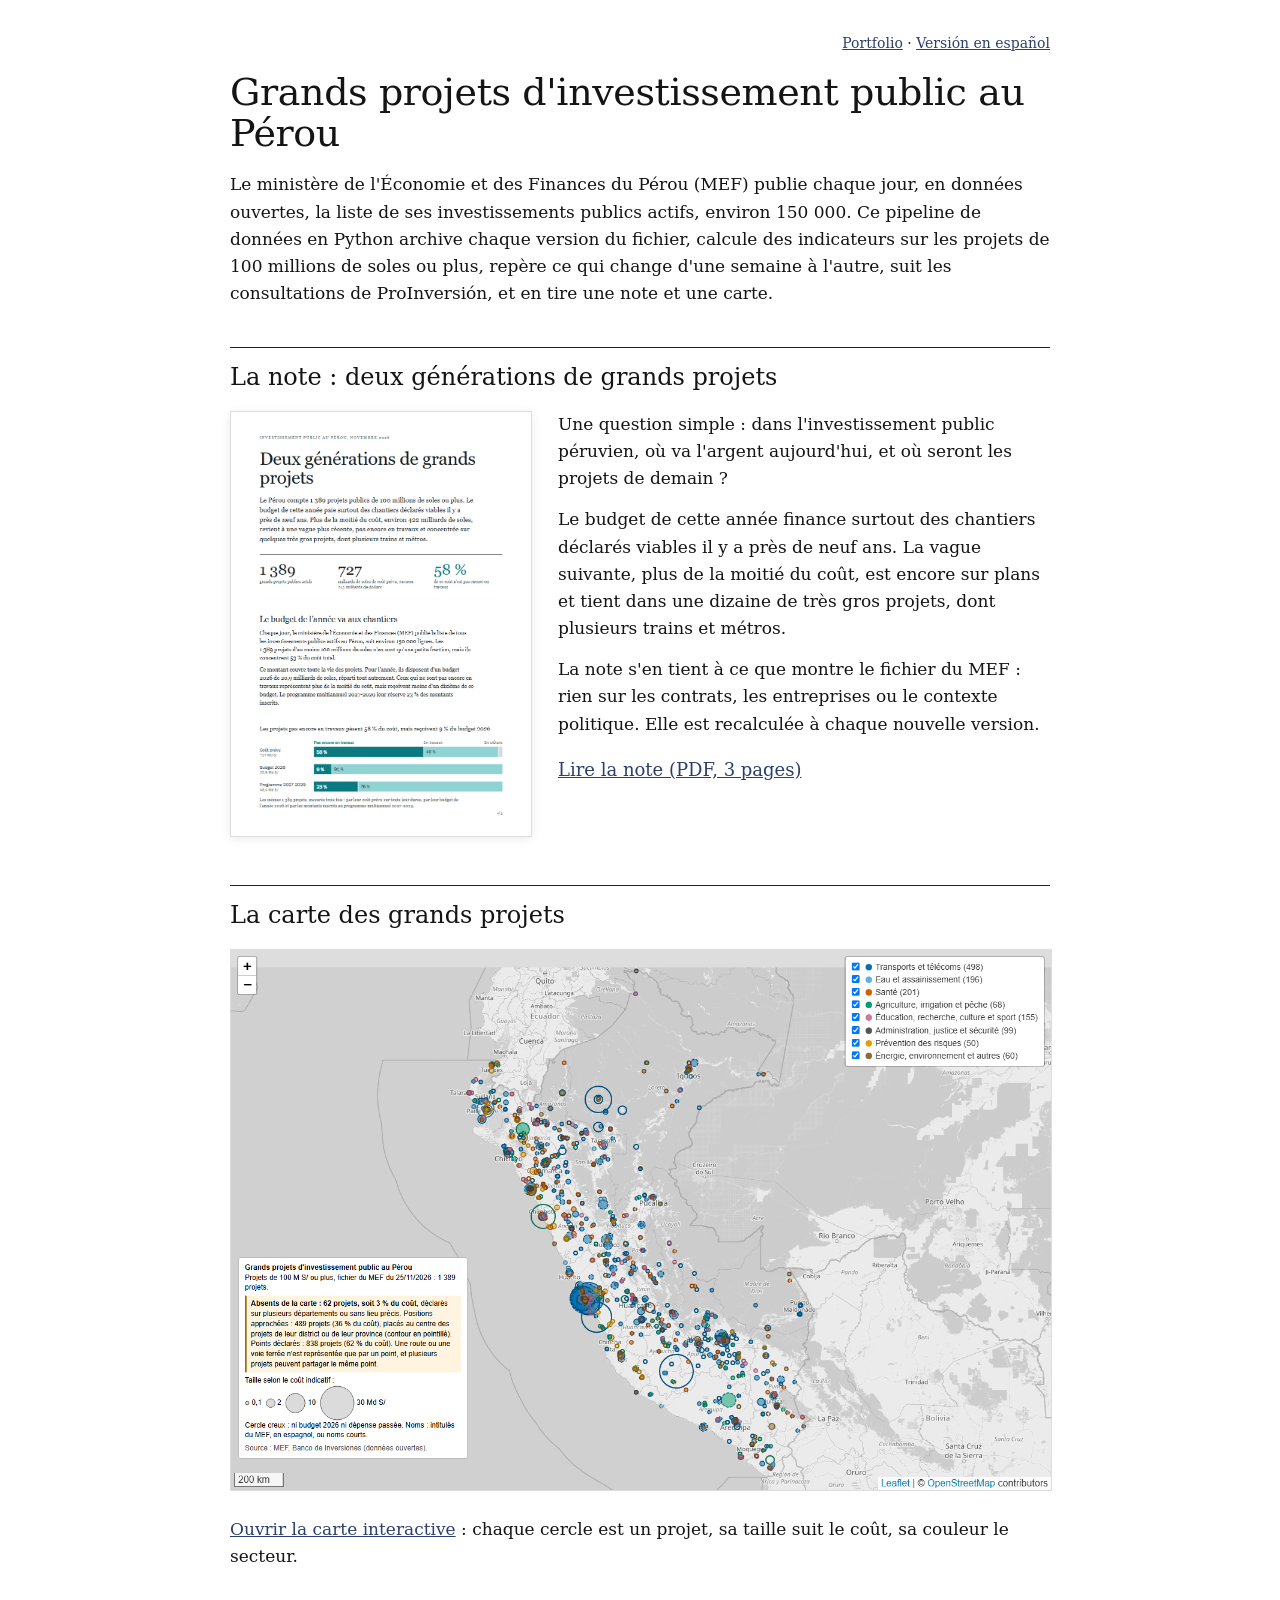
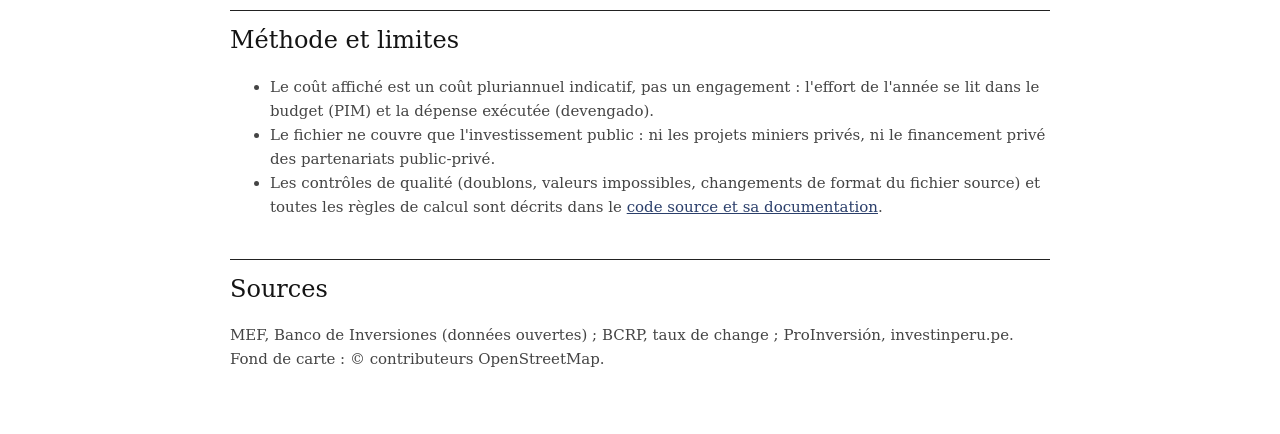
<file: docs/index.html>
<!DOCTYPE html>
<html lang="fr">
<head>
<meta charset="utf-8">
<meta name="viewport" content="width=device-width, initial-scale=1">
<title>Grands projets d'investissement public au Pérou</title>
<link rel="alternate" hreflang="fr" href="index.html">
<link rel="alternate" hreflang="es" href="es.html">
<style>
  body { font: 17px/1.6 Georgia, "DejaVu Serif", "Times New Roman", serif; color: #141414; background: #fff;
         max-width: 820px; margin: 0 auto; padding: 32px 16px 48px; }
  .langues { font-size: 14px; text-align: right; margin: 0 0 18px; }
  h1 { font-size: 38px; line-height: 1.08; font-weight: normal; margin: 0 0 14px; letter-spacing: -0.01em; }
  h2 { font-size: 24px; font-weight: normal; margin: 40px 0 14px; padding-top: 10px; border-top: 1px solid #222; }
  a { color: #2b3f6b; }
  .note-bloc { display: grid; grid-template-columns: 300px 1fr; gap: 28px; align-items: start; }
  .note-bloc img { width: 100%; border: 1px solid #ddd; box-shadow: 0 2px 10px rgba(0,0,0,0.08); }
  .but { margin: 0 0 14px; }
  .lien { font-size: 18px; margin-top: 18px; }
  .carte img { width: 100%; border: 1px solid #ddd; }
  .petit { font-size: 15px; color: #444; }
  @media (max-width: 640px) { .note-bloc { grid-template-columns: 1fr; } h1 { font-size: 30px; } }
</style>
</head>
<body>
<p class="langues"><a href="https://stanislas-sassolas.github.io/">Portfolio</a> · <a href="es.html" hreflang="es" lang="es">Versión en español</a></p>
<h1>Grands projets d'investissement public au Pérou</h1>

<p>Le ministère de l'Économie et des Finances du Pérou (MEF) publie chaque jour, en données ouvertes, la liste de ses
investissements publics actifs, environ 150 000. Ce pipeline de données en Python archive chaque version du fichier,
calcule des indicateurs sur les projets de 100 millions de soles ou plus, repère ce qui change d'une semaine à
l'autre, suit les consultations de ProInversión, et en tire une note et une carte.</p>

<h2>La note : deux générations de grands projets</h2>
<div class="note-bloc">
  <a href="note.pdf"><img src="images/note.png" alt="Première page de la note"></a>
  <div>
    <p class="but">Une question simple : dans l'investissement public péruvien, où va l'argent aujourd'hui, et où
    seront les projets de demain ?</p>
    <p class="but">Le budget de cette année finance surtout des chantiers déclarés viables il y a près de neuf ans. La
    vague suivante, plus de la moitié du coût, est encore sur plans et tient dans une dizaine de très gros projets,
    dont plusieurs trains et métros.</p>
    <p class="but">La note s'en tient à ce que montre le fichier du MEF : rien sur les contrats, les entreprises ou le
    contexte politique. Elle est recalculée à chaque nouvelle version.</p>
    <p class="lien"><a href="note.pdf">Lire la note (PDF, 3 pages)</a></p>
  </div>
</div>

<h2>La carte des grands projets</h2>
<div class="carte"><a href="carte.html"><img src="images/carte.png" alt="Carte des grands projets"></a></div>
<p><a href="carte.html">Ouvrir la carte interactive</a> : chaque cercle est un projet, sa taille suit le coût, sa
couleur le secteur.</p>


<h2>Méthode et limites</h2>
<ul class="petit">
  <li>Le coût affiché est un coût pluriannuel indicatif, pas un engagement : l'effort de l'année se lit dans le budget
  (PIM) et la dépense exécutée (devengado).</li>
  <li>Le fichier ne couvre que l'investissement public : ni les projets miniers privés, ni le financement privé des
  partenariats public-privé.</li>
  <li>Les contrôles de qualité (doublons, valeurs impossibles, changements de format du fichier source) et toutes les
  règles de calcul sont décrits dans le <a href="https://github.com/stanislas-sassolas/pipeline-inversiones-peru">code source et sa documentation</a>.</li>
</ul>

<h2>Sources</h2>
<p class="petit">MEF, Banco de Inversiones (données ouvertes) ; BCRP, taux de change ; ProInversión, investinperu.pe.
Fond de carte : © contributeurs OpenStreetMap.</p>
</body>
</html>
</file>
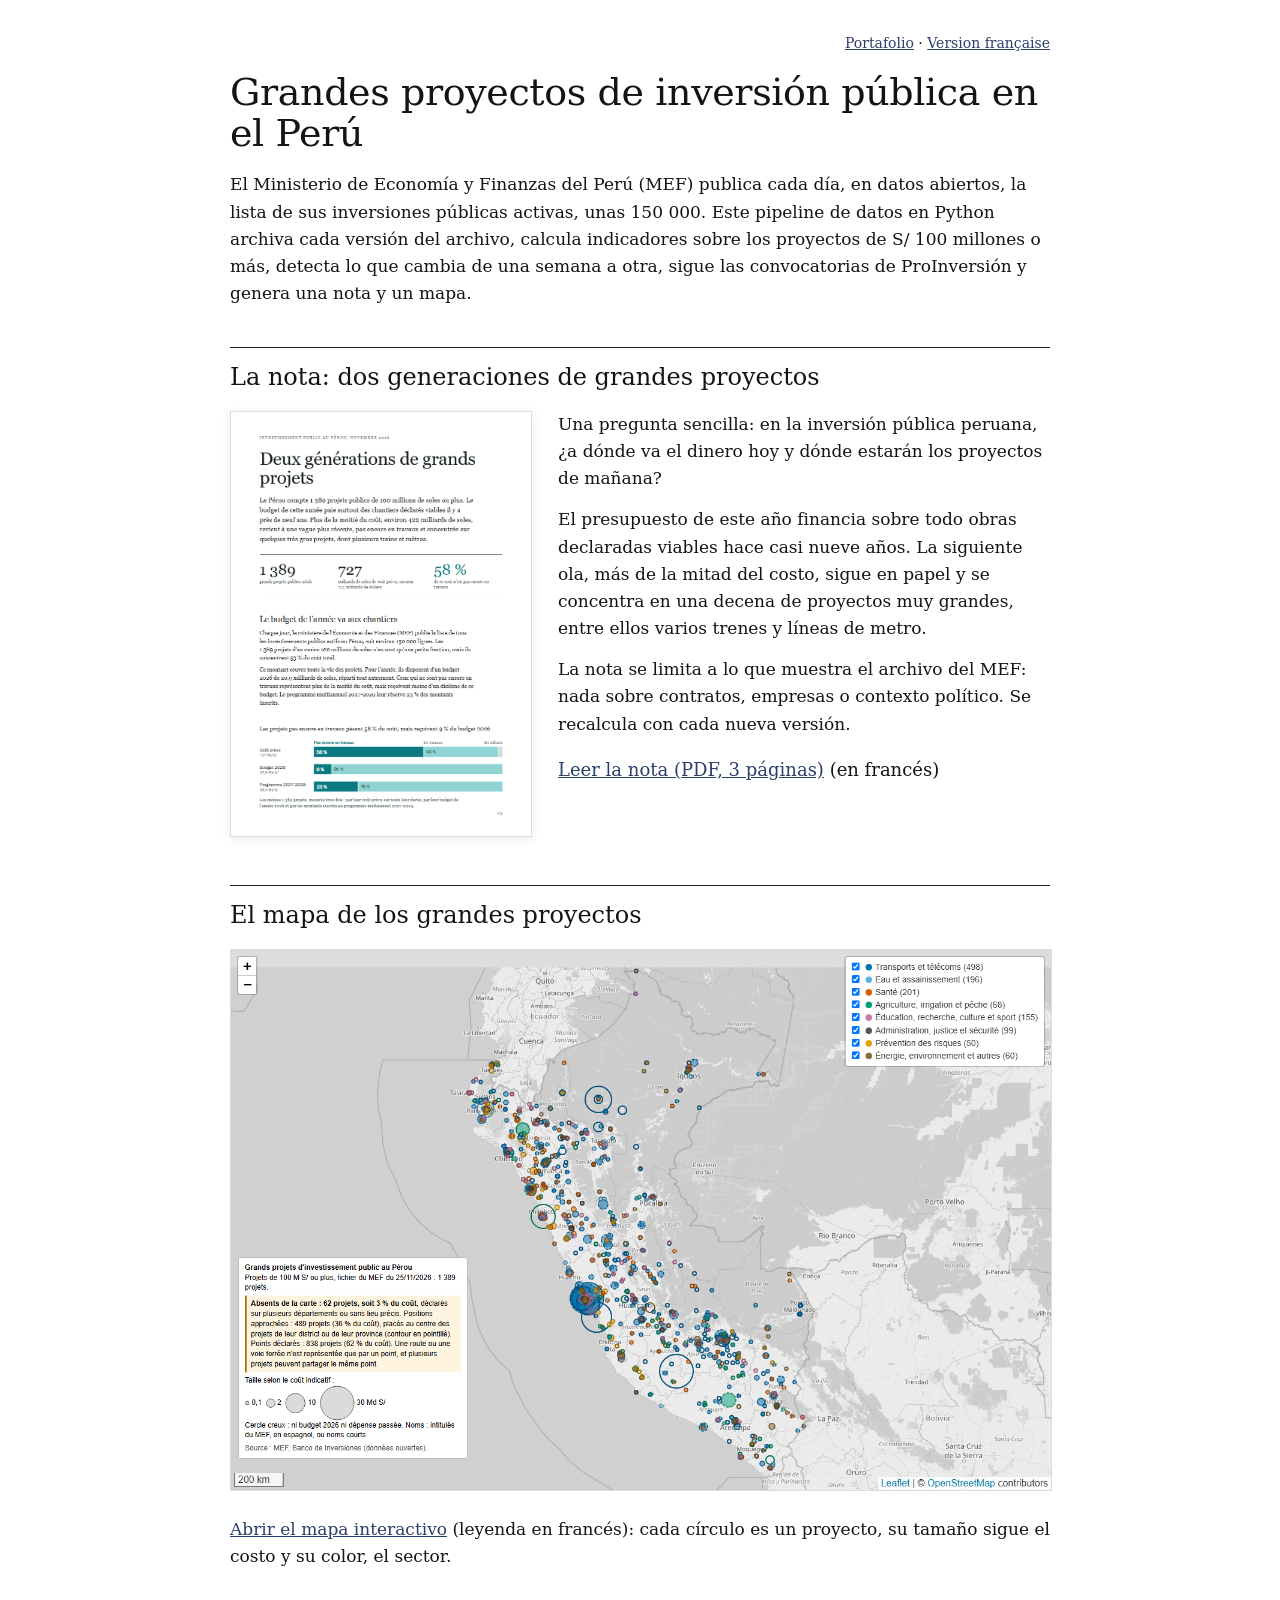
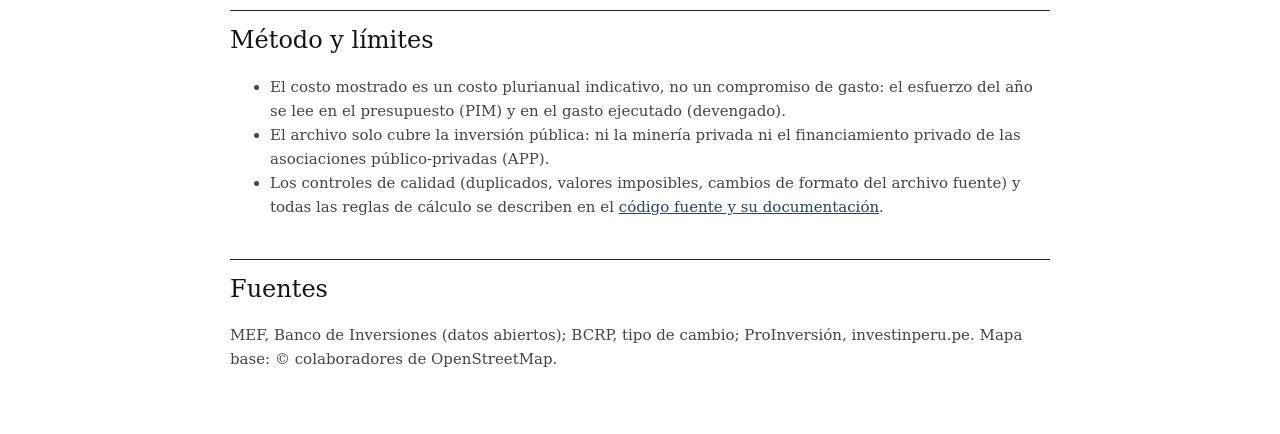
<file: docs/es.html>
<!DOCTYPE html>
<html lang="es">
<head>
<meta charset="utf-8">
<meta name="viewport" content="width=device-width, initial-scale=1">
<title>Grandes proyectos de inversión pública en el Perú</title>
<link rel="alternate" hreflang="fr" href="index.html">
<link rel="alternate" hreflang="es" href="es.html">
<style>
  body { font: 17px/1.6 Georgia, "DejaVu Serif", "Times New Roman", serif; color: #141414; background: #fff;
         max-width: 820px; margin: 0 auto; padding: 32px 16px 48px; }
  .langues { font-size: 14px; text-align: right; margin: 0 0 18px; }
  h1 { font-size: 38px; line-height: 1.08; font-weight: normal; margin: 0 0 14px; letter-spacing: -0.01em; }
  h2 { font-size: 24px; font-weight: normal; margin: 40px 0 14px; padding-top: 10px; border-top: 1px solid #222; }
  a { color: #2b3f6b; }
  .note-bloc { display: grid; grid-template-columns: 300px 1fr; gap: 28px; align-items: start; }
  .note-bloc img { width: 100%; border: 1px solid #ddd; box-shadow: 0 2px 10px rgba(0,0,0,0.08); }
  .but { margin: 0 0 14px; }
  .lien { font-size: 18px; margin-top: 18px; }
  .carte img { width: 100%; border: 1px solid #ddd; }
  .petit { font-size: 15px; color: #444; }
  @media (max-width: 640px) { .note-bloc { grid-template-columns: 1fr; } h1 { font-size: 30px; } }
</style>
</head>
<body>
<p class="langues"><a href="https://stanislas-sassolas.github.io/?lang=es">Portafolio</a> · <a href="index.html" hreflang="fr" lang="fr">Version française</a></p>
<h1>Grandes proyectos de inversión pública en el Perú</h1>

<p>El Ministerio de Economía y Finanzas del Perú (MEF) publica cada día, en datos abiertos, la lista de sus
inversiones públicas activas, unas 150 000. Este pipeline de datos en Python archiva cada versión del archivo,
calcula indicadores sobre los proyectos de S/ 100 millones o más, detecta lo que cambia de una semana a otra,
sigue las convocatorias de ProInversión y genera una nota y un mapa.</p>

<h2>La nota: dos generaciones de grandes proyectos</h2>
<div class="note-bloc">
  <a href="note.pdf"><img src="images/note.png" alt="Primera página de la nota (en francés)"></a>
  <div>
    <p class="but">Una pregunta sencilla: en la inversión pública peruana, ¿a dónde va el dinero hoy y dónde estarán
    los proyectos de mañana?</p>
    <p class="but">El presupuesto de este año financia sobre todo obras declaradas viables hace casi nueve años. La
    siguiente ola, más de la mitad del costo, sigue en papel y se concentra en una decena de proyectos muy grandes,
    entre ellos varios trenes y líneas de metro.</p>
    <p class="but">La nota se limita a lo que muestra el archivo del MEF: nada sobre contratos, empresas o contexto
    político. Se recalcula con cada nueva versión.</p>
    <p class="lien"><a href="note.pdf">Leer la nota (PDF, 3 páginas)</a> (en francés)</p>
  </div>
</div>

<h2>El mapa de los grandes proyectos</h2>
<div class="carte"><a href="carte.html"><img src="images/carte.png" alt="Mapa de los grandes proyectos"></a></div>
<p><a href="carte.html">Abrir el mapa interactivo</a> (leyenda en francés): cada círculo es un proyecto, su tamaño
sigue el costo y su color, el sector.</p>


<h2>Método y límites</h2>
<ul class="petit">
  <li>El costo mostrado es un costo plurianual indicativo, no un compromiso de gasto: el esfuerzo del año se lee en
  el presupuesto (PIM) y en el gasto ejecutado (devengado).</li>
  <li>El archivo solo cubre la inversión pública: ni la minería privada ni el financiamiento privado de las
  asociaciones público-privadas (APP).</li>
  <li>Los controles de calidad (duplicados, valores imposibles, cambios de formato del archivo fuente) y todas las
  reglas de cálculo se describen en el <a href="https://github.com/stanislas-sassolas/pipeline-inversiones-peru/blob/main/README.es.md">código fuente y su documentación</a>.</li>
</ul>

<h2>Fuentes</h2>
<p class="petit">MEF, Banco de Inversiones (datos abiertos); BCRP, tipo de cambio; ProInversión, investinperu.pe.
Mapa base: © colaboradores de OpenStreetMap.</p>
</body>
</html>
</file>
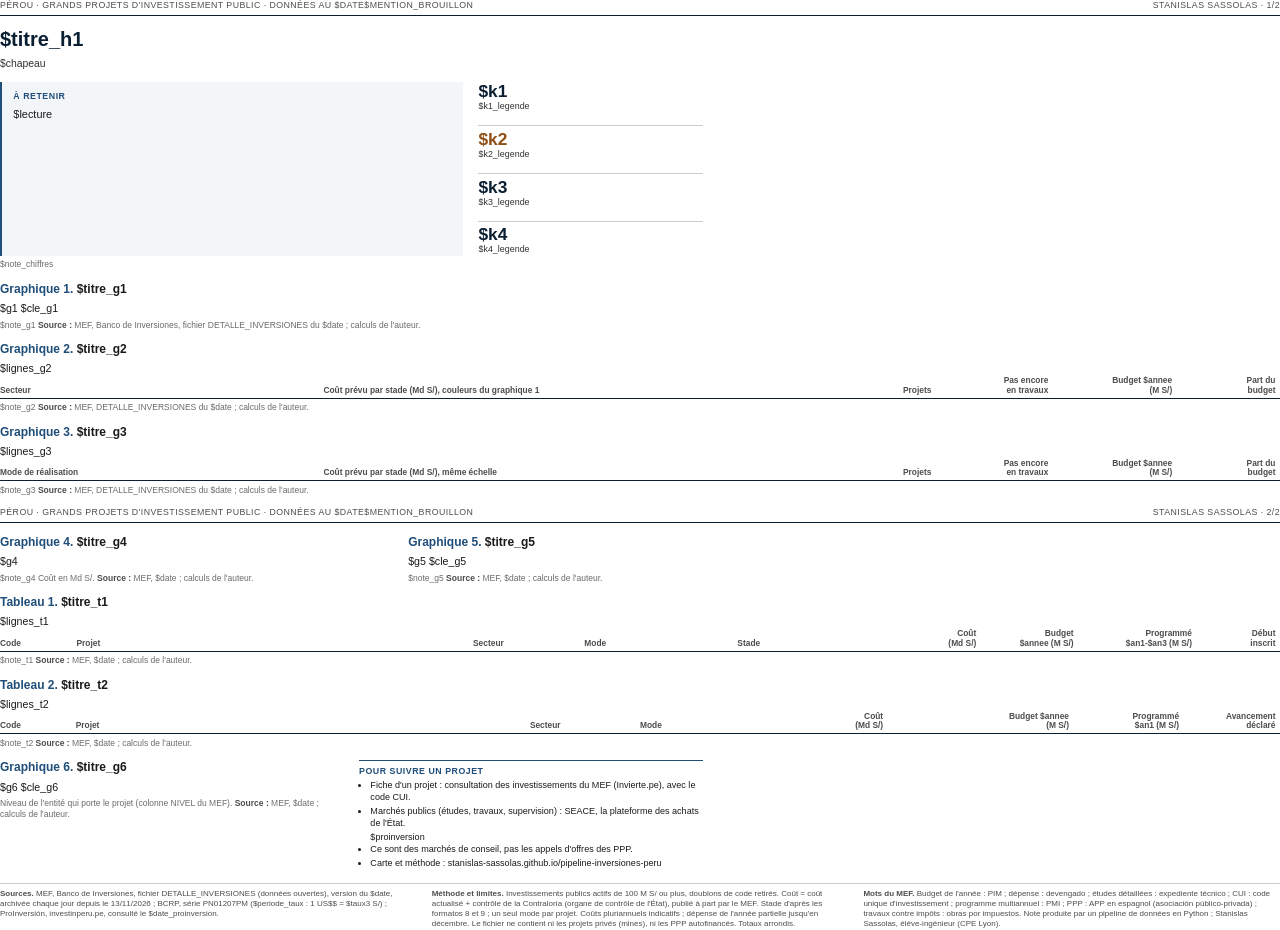
<file: fiche/modele.html>
<!DOCTYPE html>
<html lang="fr">
<head>
<meta charset="utf-8">
<title>Pérou, grands projets d'investissement public, $mois</title>
<style>
  @page { size: A4; margin: 12mm; }
  * { box-sizing: border-box; }
  html { -webkit-print-color-adjust: exact; print-color-adjust: exact; }
  body { font-family: Arial, "Liberation Sans", Helvetica, sans-serif; font-size: 8pt; line-height: 1.3; color: #1A1A1A; margin: 0; }
  .page { break-after: page; }
  .page:last-child { break-after: auto; }
  .bloc { break-inside: avoid; margin-bottom: 3mm; }

  /* En-tête courant */
  .entete { display: flex; justify-content: space-between; font-size: 6.6pt; letter-spacing: 0.05em; text-transform: uppercase;
            color: #4D4D4D; border-bottom: 0.75pt solid #0B1F33; padding-bottom: 1mm; margin-bottom: 3mm; }
  .entete .brouillon { color: #B00020; font-weight: bold; }

  h1 { font-size: 15pt; line-height: 1.17; color: #0B1F33; margin: 0 0 1.6mm; font-weight: bold; }
  .chapeau { font-size: 7.8pt; color: #333333; margin: 0 0 3mm; }

  /* Titres-messages */
  .titre { font-size: 9pt; font-weight: bold; line-height: 1.25; margin: 0 0 1.4mm; }
  .titre .num { color: #1F4E79; }
  .note { font-size: 6.4pt; line-height: 1.28; color: #6B6B6B; margin: 1mm 0 0; }
  .note b { color: #4D4D4D; }

  /* Synthèse : À retenir et chiffres clés */
  .synthese { display: grid; grid-template-columns: 122.6mm 59.4mm; column-gap: 4mm; }
  .retenir { background: #F3F6F9; border-left: 2pt solid #1F4E79; padding: 2.4mm 3mm; height: 46mm; overflow: hidden; font-size: 8.2pt; line-height: 1.34; }
  .retenir .etiquette { font-size: 6.6pt; letter-spacing: 0.06em; text-transform: uppercase; color: #1F4E79; font-weight: bold; margin-bottom: 1.2mm; }
  .retenir p { margin: 0 0 1.6mm; }
  .retenir p.vide { color: #6B6B6B; font-style: italic; }
  .chiffres { display: flex; flex-direction: column; justify-content: space-between; height: 46mm; }
  .chiffre { border-top: 0.5pt solid #CCCCCC; padding-top: 1mm; }
  .chiffre:first-child { border-top: none; padding-top: 0; }
  .chiffre .valeur { font-size: 13pt; font-weight: bold; color: #0B1F33; line-height: 1.1; }
  .chiffre .valeur.ocre { color: #8F4E14; }
  .chiffre .legende { font-size: 6.7pt; line-height: 1.25; color: #333333; }

  /* Légendes de couleurs */
  .cle { font-size: 6.6pt; color: #4D4D4D; margin: 0.6mm 0 0; }
  .cle-item { margin-right: 3.5mm; white-space: nowrap; }
  .carre { display: inline-block; vertical-align: -0.2mm; margin-right: 1mm; }

  /* Graphiques-tableaux (secteurs, modes) et tableaux de projets */
  table { border-collapse: collapse; width: 100%; table-layout: fixed; }
  th { font-size: 6.3pt; font-weight: bold; color: #4D4D4D; text-align: left; vertical-align: bottom;
       border-bottom: 0.75pt solid #0B1F33; padding: 0 1.2mm 0.6mm 0; line-height: 1.15; }
  td { padding: 0.3mm 1.2mm 0.3mm 0; border-bottom: 0.4pt solid #E6E6E6; vertical-align: middle; font-size: 6.9pt; line-height: 1.2; }
  th.n, td.n { text-align: right; white-space: nowrap; font-variant-numeric: tabular-nums; }
  td.ocre { color: #8F4E14; }
  td.code { color: #6B6B6B; font-size: 6.3pt; }
  td.passee { color: #8A8A8A; }
  .vide { visibility: hidden; }
  tr.fort td { font-weight: bold; }
  td .nom { display: block; font-weight: bold; }
  td .def { display: block; font-size: 6.1pt; color: #6B6B6B; font-weight: normal; }
  svg.graphique { display: block; overflow: visible; }
  .barre-ocre { display: inline-block; height: 1.6mm; background: #B5651D; margin-right: 1.2mm; vertical-align: 0.1mm; }

  .deux { display: grid; column-gap: 4mm; }
  .suivre { border-top: 0.75pt solid #1F4E79; padding-top: 1.2mm; font-size: 6.8pt; line-height: 1.3; }
  .suivre .etiquette { font-size: 6.6pt; letter-spacing: 0.06em; text-transform: uppercase; color: #1F4E79; font-weight: bold; margin-bottom: 0.8mm; }
  .suivre ul { margin: 0; padding-left: 3mm; }
  .suivre li { margin: 0 0 0.6mm; }
  .suivre li.sous { list-style: circle; margin-left: 3mm; }

  .pied { columns: 3; column-gap: 4mm; font-size: 6pt; line-height: 1.28; color: #4D4D4D; border-top: 0.5pt solid #CCCCCC; padding-top: 1.2mm; }
  .pied p { margin: 0 0 1mm; break-inside: avoid; }
</style>
</head>
<body>

<section class="page">
  <div class="entete"><span>Pérou · Grands projets d'investissement public · Données au $date$mention_brouillon</span><span>Stanislas Sassolas · 1/2</span></div>
  <h1>$titre_h1</h1>
  <p class="chapeau">$chapeau</p>

  <div class="bloc">
    <div class="synthese">
      <div class="retenir"><div class="etiquette">À retenir</div>$lecture</div>
      <div class="chiffres">
        <div class="chiffre"><div class="valeur">$k1</div><div class="legende">$k1_legende</div></div>
        <div class="chiffre"><div class="valeur ocre">$k2</div><div class="legende">$k2_legende</div></div>
        <div class="chiffre"><div class="valeur">$k3</div><div class="legende">$k3_legende</div></div>
        <div class="chiffre"><div class="valeur">$k4</div><div class="legende">$k4_legende</div></div>
      </div>
    </div>
    <p class="note">$note_chiffres</p>
  </div>

  <div class="bloc">
    <p class="titre"><span class="num">Graphique 1.</span> $titre_g1</p>
    $g1
    $cle_g1
    <p class="note">$note_g1 <b>Source :</b> MEF, Banco de Inversiones, fichier DETALLE_INVERSIONES du $date ; calculs de l'auteur.</p>
  </div>

  <div class="bloc">
    <p class="titre"><span class="num">Graphique 2.</span> $titre_g2</p>
    <table>
      <colgroup><col style="width:47mm"><col style="width:76mm"><col style="width:13mm"><col style="width:17mm"><col style="width:18mm"><col style="width:15mm"></colgroup>
      <tr><th>Secteur</th><th>Coût prévu par stade (Md S/), couleurs du graphique 1</th><th class="n">Projets</th><th class="n">Pas encore<br>en travaux</th><th class="n">Budget $annee<br>(M S/)</th><th class="n">Part du<br>budget</th></tr>
      $lignes_g2
    </table>
    <p class="note">$note_g2 <b>Source :</b> MEF, DETALLE_INVERSIONES du $date ; calculs de l'auteur.</p>
  </div>

  <div class="bloc">
    <p class="titre"><span class="num">Graphique 3.</span> $titre_g3</p>
    <table>
      <colgroup><col style="width:47mm"><col style="width:76mm"><col style="width:13mm"><col style="width:17mm"><col style="width:18mm"><col style="width:15mm"></colgroup>
      <tr><th>Mode de réalisation</th><th>Coût prévu par stade (Md S/), même échelle</th><th class="n">Projets</th><th class="n">Pas encore<br>en travaux</th><th class="n">Budget $annee<br>(M S/)</th><th class="n">Part du<br>budget</th></tr>
      $lignes_g3
    </table>
    <p class="note">$note_g3 <b>Source :</b> MEF, DETALLE_INVERSIONES du $date ; calculs de l'auteur.</p>
  </div>
</section>

<section class="page">
  <div class="entete"><span>Pérou · Grands projets d'investissement public · Données au $date$mention_brouillon</span><span>Stanislas Sassolas · 2/2</span></div>

  <div class="bloc deux" style="grid-template-columns: 104mm 78mm;">
    <div>
      <p class="titre"><span class="num">Graphique 4.</span> $titre_g4</p>
      $g4
      <p class="note">$note_g4 Coût en Md S/. <b>Source :</b> MEF, $date ; calculs de l'auteur.</p>
    </div>
    <div>
      <p class="titre"><span class="num">Graphique 5.</span> $titre_g5</p>
      $g5
      $cle_g5
      <p class="note">$note_g5 <b>Source :</b> MEF, $date ; calculs de l'auteur.</p>
    </div>
  </div>

  <div class="bloc">
    <p class="titre"><span class="num">Tableau 1.</span> $titre_t1</p>
    <table>
      <colgroup><col style="width:11mm"><col style="width:57mm"><col style="width:16mm"><col style="width:22mm"><col style="width:23mm"><col style="width:12mm"><col style="width:14mm"><col style="width:17mm"><col style="width:12mm"></colgroup>
      <tr><th>Code</th><th>Projet</th><th>Secteur</th><th>Mode</th><th>Stade</th><th class="n">Coût<br>(Md S/)</th><th class="n">Budget<br>$annee (M S/)</th><th class="n">Programmé<br>$an1-$an3 (M S/)</th><th class="n">Début<br>inscrit</th></tr>
      $lignes_t1
    </table>
    <p class="note">$note_t1 <b>Source :</b> MEF, $date ; calculs de l'auteur.</p>
  </div>

  <div class="bloc">
    <p class="titre"><span class="num">Tableau 2.</span> $titre_t2</p>
    <table>
      <colgroup><col style="width:11mm"><col style="width:66mm"><col style="width:16mm"><col style="width:24mm"><col style="width:12mm"><col style="width:27mm"><col style="width:16mm"><col style="width:14mm"></colgroup>
      <tr><th>Code</th><th>Projet</th><th>Secteur</th><th>Mode</th><th class="n">Coût<br>(Md S/)</th><th class="n">Budget $annee<br>(M S/)</th><th class="n">Programmé<br>$an1 (M S/)</th><th class="n">Avancement<br>déclaré</th></tr>
      $lignes_t2
    </table>
    <p class="note">$note_t2 <b>Source :</b> MEF, $date ; calculs de l'auteur.</p>
  </div>

  <div class="bloc deux" style="grid-template-columns: 91mm 91mm;">
    <div>
      <p class="titre"><span class="num">Graphique 6.</span> $titre_g6</p>
      $g6
      $cle_g6
      <p class="note">Niveau de l'entité qui porte le projet (colonne NIVEL du MEF). <b>Source :</b> MEF, $date ; calculs de l'auteur.</p>
    </div>
    <div class="suivre">
      <div class="etiquette">Pour suivre un projet</div>
      <ul>
        <li>Fiche d'un projet : consultation des investissements du MEF (Invierte.pe), avec le code CUI.</li>
        <li>Marchés publics (études, travaux, supervision) : SEACE, la plateforme des achats de l'État.</li>
        $proinversion
        <li>Ce sont des marchés de conseil, pas les appels d'offres des PPP.</li>
        <li>Carte et méthode : stanislas-sassolas.github.io/pipeline-inversiones-peru</li>
      </ul>
    </div>
  </div>

  <div class="pied">
    <p><b>Sources.</b> MEF, Banco de Inversiones, fichier DETALLE_INVERSIONES (données ouvertes), version du $date, archivée chaque jour depuis le 13/11/2026 ; BCRP, série PN01207PM ($periode_taux : 1 US$$ = $taux3 S/) ; ProInversión, investinperu.pe, consulté le $date_proinversion.</p>
    <p><b>Méthode et limites.</b> Investissements publics actifs de 100 M S/ ou plus, doublons de code retirés. Coût = coût actualisé + contrôle de la Contraloría (organe de contrôle de l'État), publié à part par le MEF. Stade d'après les formatos 8 et 9 ; un seul mode par projet. Coûts pluriannuels indicatifs ; dépense de l'année partielle jusqu'en décembre. Le fichier ne contient ni les projets privés (mines), ni les PPP autofinancés. Totaux arrondis.</p>
    <p><b>Mots du MEF.</b> Budget de l'année : PIM ; dépense : devengado ; études détaillées : expediente técnico ; CUI : code unique d'investissement ; programme multiannuel : PMI ; PPP : APP en espagnol (asociación público-privada) ; travaux contre impôts : obras por impuestos. Note produite par un pipeline de données en Python ; Stanislas Sassolas, élève-ingénieur (CPE Lyon).</p>
  </div>
</section>

</body>
</html>
</file>
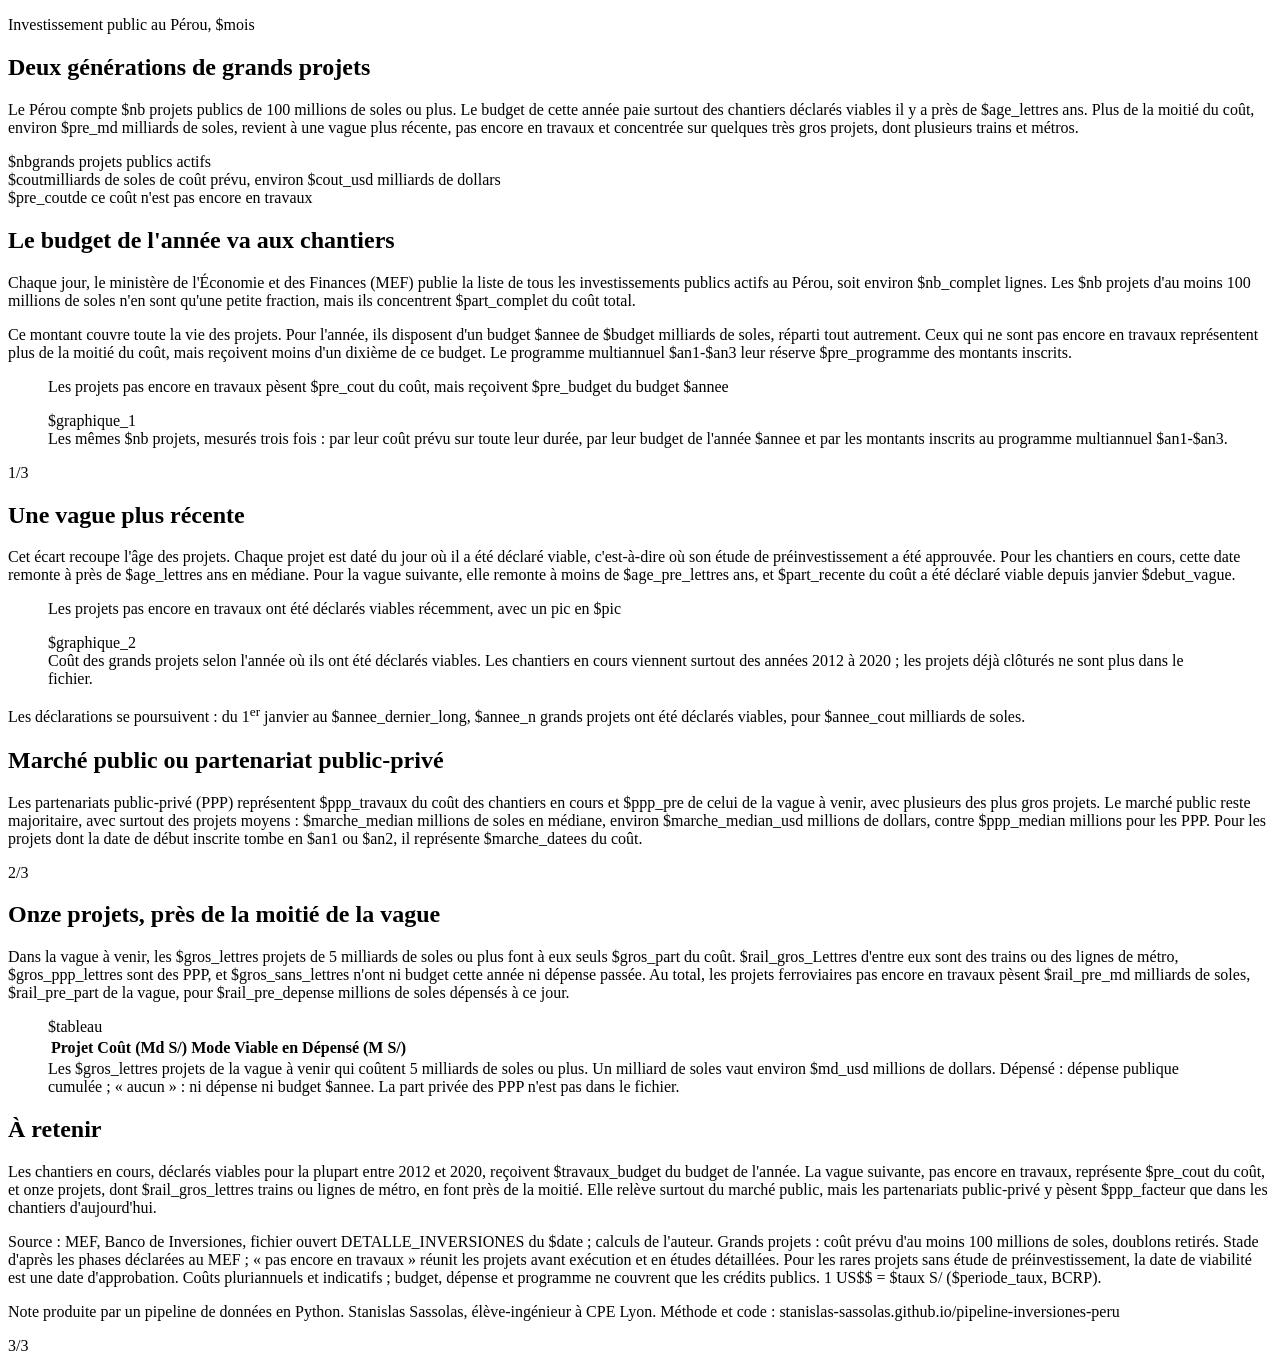
<file: note/modele.html>
<!DOCTYPE html>
<html lang="fr">
<head>
<meta charset="utf-8">
<title>Deux générations de grands projets, Pérou, $mois</title>
<style>
$couleurs
$style
</style>
</head>
<body>

<!-- Trois pages composées une à une. La place libre va d'abord, dans une limite, aux graphiques (calculée par note.py),
     le reste aux respirations entre les parties. Un texte et son graphique sont toujours sur la même page. -->

<section class="page">
  <p class="surtitre">Investissement public au Pérou, $mois</p>
  <h1>Deux générations de grands projets</h1>
  <p class="chapeau">Le Pérou compte $nb projets publics de 100 millions de soles ou plus. Le budget de cette année paie surtout des chantiers déclarés viables il y a près de $age_lettres ans. Plus de la moitié du coût, environ $pre_md milliards de soles, revient à une vague plus récente, pas encore en travaux et concentrée sur quelques très gros projets, dont plusieurs trains et métros.</p>

  <div class="bandeau">
    <div><span class="grand">$nb</span><span class="legende">grands projets publics actifs</span></div>
    <div><span class="grand">$cout</span><span class="legende">milliards de soles de coût prévu, environ $cout_usd milliards de dollars</span></div>
    <div><span class="grand avant">$pre_cout</span><span class="legende">de ce coût n'est pas encore en travaux</span></div>
  </div>

  <div class="respire"></div>
  <h2>Le budget de l'année va aux chantiers</h2>
  <p>Chaque jour, le ministère de l'Économie et des Finances (MEF) publie la liste de tous les investissements publics actifs au Pérou, soit environ $nb_complet lignes. Les $nb projets d'au moins 100 millions de soles n'en sont qu'une petite fraction, mais ils concentrent $part_complet du coût total.</p>
  <p>Ce montant couvre toute la vie des projets. Pour l'année, ils disposent d'un budget $annee de $budget milliards de soles, réparti tout autrement. Ceux qui ne sont pas encore en travaux représentent plus de la moitié du coût, mais reçoivent moins d'un dixième de ce budget. Le programme multiannuel $an1-$an3 leur réserve $pre_programme des montants inscrits.</p>

  <div class="respire"></div>
  <figure>
    <div>
      <p class="titre-graphique">Les projets pas encore en travaux pèsent $pre_cout du coût, mais reçoivent $pre_budget du budget $annee</p>
      $graphique_1
    </div>
    <figcaption>Les mêmes $nb projets, mesurés trois fois : par leur coût prévu sur toute leur durée, par leur budget de l'année&nbsp;$annee et par les montants inscrits au programme multiannuel $an1-$an3.</figcaption>
  </figure>
  <p class="folio">1/3</p>
</section>

<section class="page">
  <h2 class="premier">Une vague plus récente</h2>
  <p>Cet écart recoupe l'âge des projets. Chaque projet est daté du jour où il a été déclaré viable, c'est-à-dire où son étude de préinvestissement a été approuvée. Pour les chantiers en cours, cette date remonte à près de $age_lettres ans en médiane. Pour la vague suivante, elle remonte à moins de $age_pre_lettres ans, et $part_recente du coût a été déclaré viable depuis janvier $debut_vague.</p>

  <div class="respire"></div>
  <figure>
    <div>
      <p class="titre-graphique">Les projets pas encore en travaux ont été déclarés viables récemment, avec un pic en $pic</p>
      $graphique_2
    </div>
    <figcaption>Coût des grands projets selon l'année où ils ont été déclarés viables. Les chantiers en cours viennent surtout des années 2012 à 2020 ; les projets déjà clôturés ne sont plus dans le fichier.</figcaption>
  </figure>
  <p>Les déclarations se poursuivent : du 1<sup>er</sup> janvier au $annee_dernier_long, $annee_n grands projets ont été déclarés viables, pour $annee_cout milliards de soles.</p>

  <div class="respire"></div>
  <h2>Marché public ou partenariat public-privé</h2>
  <p>Les partenariats public-privé (PPP) représentent $ppp_travaux du coût des chantiers en cours et $ppp_pre de celui de la vague à venir, avec plusieurs des plus gros projets. Le marché public reste majoritaire, avec surtout des projets moyens : $marche_median millions de soles en médiane, environ $marche_median_usd millions de dollars, contre $ppp_median millions pour les PPP. Pour les projets dont la date de début inscrite tombe en $an1 ou $an2, il représente $marche_datees du coût.</p>
  <p class="folio">2/3</p>
</section>

<section class="page">
  <h2 class="premier">Onze projets, près de la moitié de la vague</h2>
  <p>Dans la vague à venir, les $gros_lettres projets de 5 milliards de soles ou plus font à eux seuls $gros_part du coût. $rail_gros_Lettres d'entre eux sont des trains ou des lignes de métro, $gros_ppp_lettres sont des PPP, et $gros_sans_lettres n'ont ni budget cette année ni dépense passée. Au total, les projets ferroviaires pas encore en travaux pèsent $rail_pre_md milliards de soles, $rail_pre_part de la vague, pour $rail_pre_depense millions de soles dépensés à ce jour.</p>

  <figure>
    <table class="projets" style="--ligne: $ligne">
      <tr><th>Projet</th><th class="n">Coût (Md S/)</th><th>Mode</th><th class="n">Viable en</th><th class="n">Dépensé (M S/)</th></tr>
      $tableau
    </table>
    <figcaption>Les $gros_lettres projets de la vague à venir qui coûtent 5 milliards de soles ou plus. Un milliard de soles vaut environ $md_usd millions de dollars. Dépensé : dépense publique cumulée ; « aucun » : ni dépense ni budget $annee. La part privée des PPP n'est pas dans le fichier.</figcaption>
  </figure>

  <div class="respire"></div>
  <div class="retenir">
    <h2>À retenir</h2>
    <p>Les chantiers en cours, déclarés viables pour la plupart entre 2012 et 2020, reçoivent $travaux_budget du budget de l'année. La vague suivante, pas encore en travaux, représente $pre_cout du coût, et onze projets, dont $rail_gros_lettres trains ou lignes de métro, en font près de la moitié. Elle relève surtout du marché public, mais les partenariats public-privé y pèsent $ppp_facteur que dans les chantiers d'aujourd'hui.</p>
  </div>

  <div class="pied">
    <p>Source : MEF, Banco de Inversiones, fichier ouvert DETALLE_INVERSIONES du $date ; calculs de l'auteur. Grands projets : coût prévu d'au moins 100 millions de soles, doublons retirés. Stade d'après les phases déclarées au MEF ; « pas encore en travaux » réunit les projets avant exécution et en études détaillées. Pour les rares projets sans étude de préinvestissement, la date de viabilité est une date d'approbation. Coûts pluriannuels et indicatifs ; budget, dépense et programme ne couvrent que les crédits publics. 1 US$$ = $taux S/ ($periode_taux, BCRP).</p>
    <p>Note produite par un pipeline de données en Python. Stanislas Sassolas, élève-ingénieur à CPE Lyon. Méthode et code : <span style="white-space:nowrap">stanislas-sassolas.github.io/pipeline-inversiones-peru</span></p>
  </div>
  <p class="folio">3/3</p>
</section>

</body>
</html>
</file>
